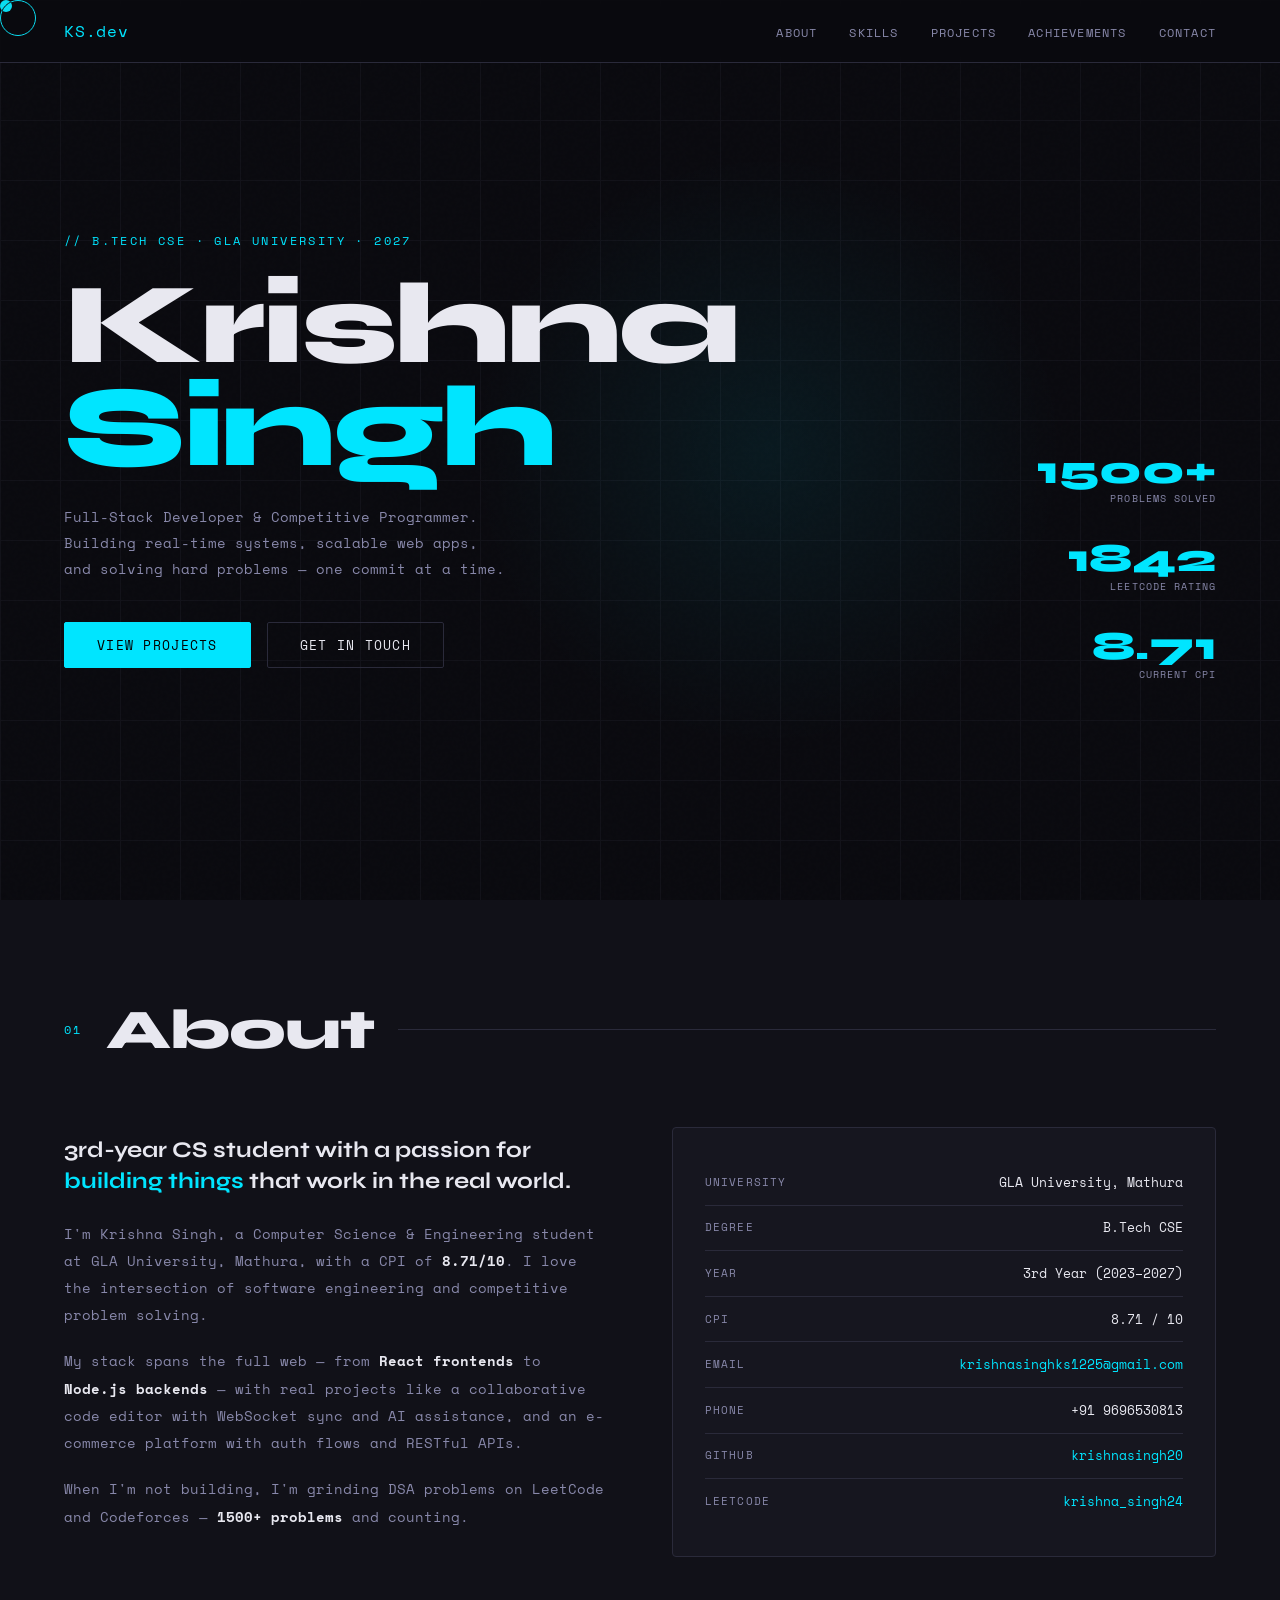
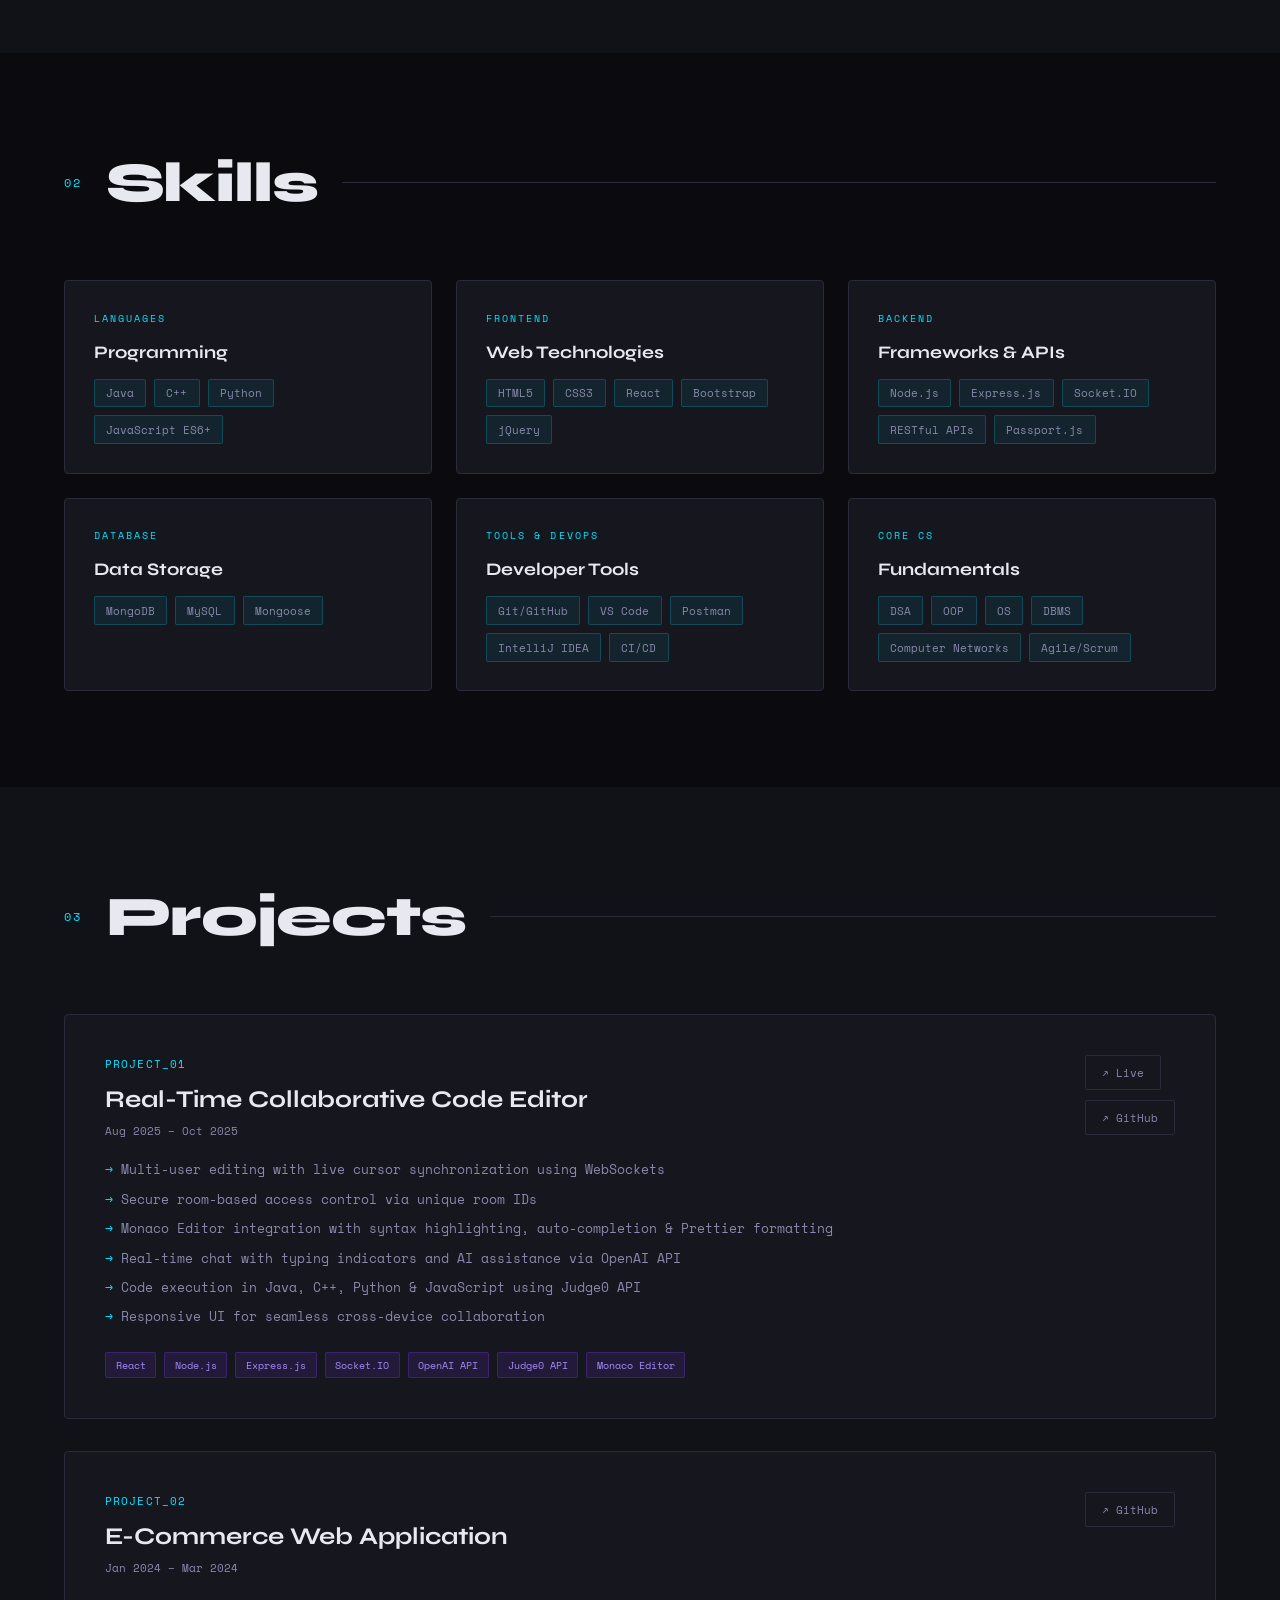
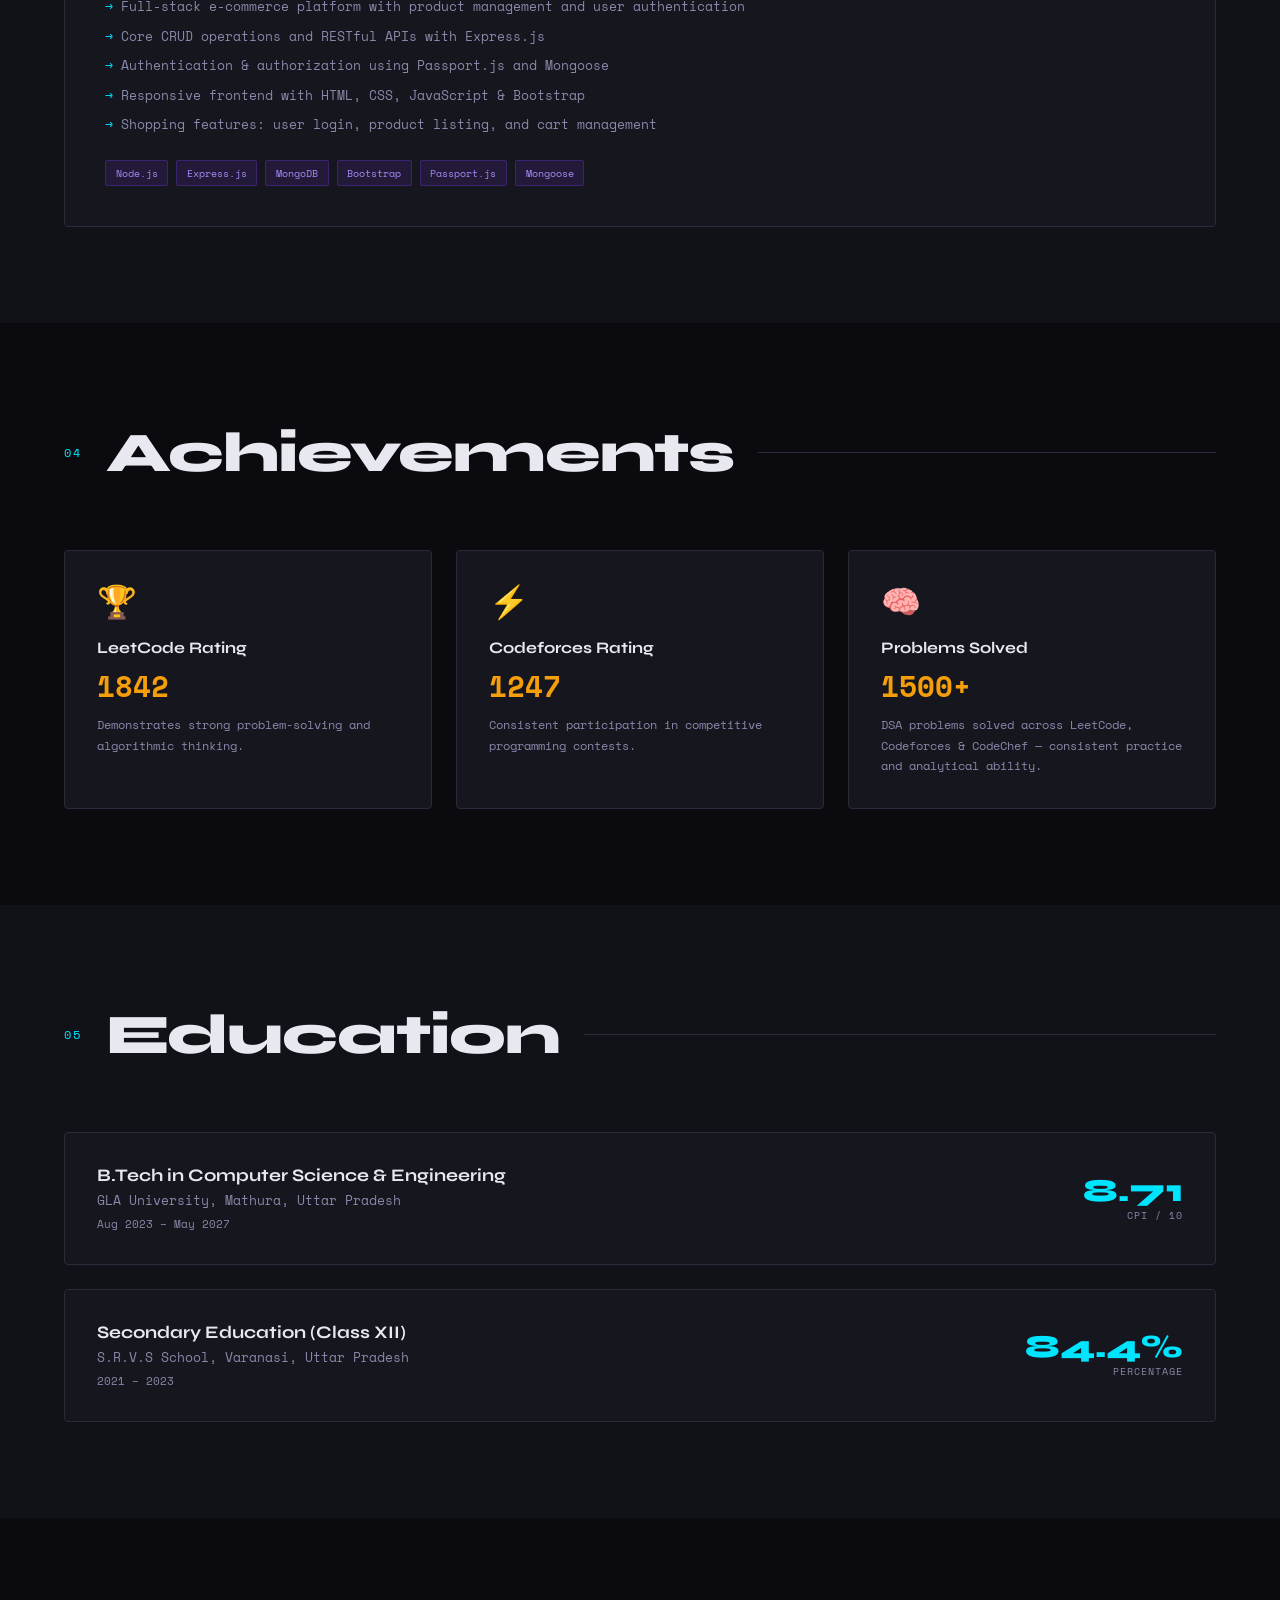
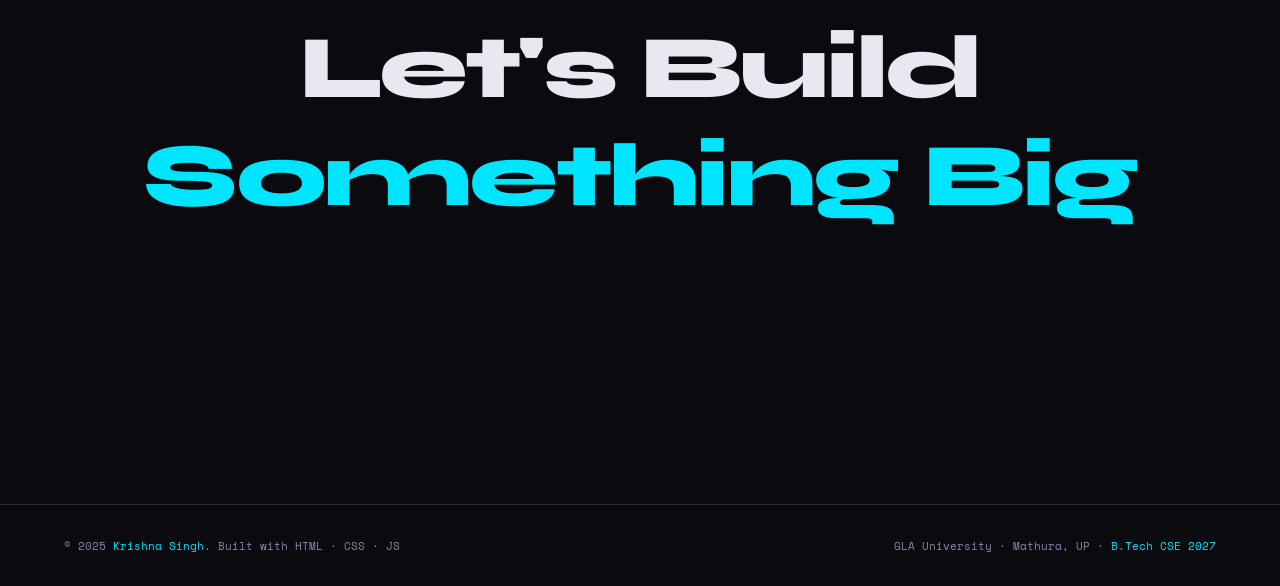
<file: index.html>
<!DOCTYPE html>
<html lang="en">
<head>
<meta charset="UTF-8"/>
<meta name="viewport" content="width=device-width, initial-scale=1.0"/>
<title>Krishna Singh – CS Engineer</title>
<link href="https://fonts.googleapis.com/css2?family=Space+Mono:wght@400;700&family=Syne:wght@400;600;700;800&display=swap" rel="stylesheet"/>
<style>
  :root {
    --bg: #0a0a0f;
    --surface: #111118;
    --card: #16161f;
    --accent: #00e5ff;
    --accent2: #7c3aed;
    --accent3: #f59e0b;
    --text: #e8e8f0;
    --muted: #8888aa;
    --border: #2a2a3a;
    --mono: 'Space Mono', monospace;
    --sans: 'Syne', sans-serif;
  }

  *, *::before, *::after { box-sizing: border-box; margin: 0; padding: 0; }

  html { scroll-behavior: smooth; }

  body {
    background: var(--bg);
    color: var(--text);
    font-family: var(--sans);
    overflow-x: hidden;
    cursor: none;
  }

  /* Custom cursor */
  .cursor {
    position: fixed;
    width: 12px; height: 12px;
    background: var(--accent);
    border-radius: 50%;
    pointer-events: none;
    z-index: 9999;
    transition: transform 0.15s ease;
    mix-blend-mode: difference;
  }
  .cursor-trail {
    position: fixed;
    width: 36px; height: 36px;
    border: 1px solid var(--accent);
    border-radius: 50%;
    pointer-events: none;
    z-index: 9998;
    transition: left 0.12s ease, top 0.12s ease;
    mix-blend-mode: difference;
  }

  /* Noise overlay */
  body::before {
    content: '';
    position: fixed;
    inset: 0;
    background-image: url("data:image/svg+xml,%3Csvg viewBox='0 0 256 256' xmlns='http://www.w3.org/2000/svg'%3E%3Cfilter id='noise'%3E%3CfeTurbulence type='fractalNoise' baseFrequency='0.9' numOctaves='4' stitchTiles='stitch'/%3E%3C/filter%3E%3Crect width='100%25' height='100%25' filter='url(%23noise)' opacity='0.03'/%3E%3C/svg%3E");
    pointer-events: none;
    z-index: 1;
    opacity: 0.4;
  }

  /* Nav */
  nav {
    position: fixed;
    top: 0; left: 0; right: 0;
    z-index: 100;
    display: flex;
    justify-content: space-between;
    align-items: center;
    padding: 1.2rem 5%;
    background: rgba(10,10,15,0.85);
    backdrop-filter: blur(12px);
    border-bottom: 1px solid var(--border);
  }
  .nav-logo {
    font-family: var(--mono);
    font-size: 1rem;
    color: var(--accent);
    letter-spacing: 0.05em;
  }
  .nav-links { display: flex; gap: 2rem; list-style: none; }
  .nav-links a {
    font-family: var(--mono);
    font-size: 0.75rem;
    color: var(--muted);
    text-decoration: none;
    letter-spacing: 0.1em;
    text-transform: uppercase;
    transition: color 0.2s;
  }
  .nav-links a:hover { color: var(--accent); }

  /* Hero */
  #hero {
    min-height: 100vh;
    display: flex;
    align-items: center;
    padding: 0 5%;
    position: relative;
    overflow: hidden;
  }
  .hero-grid {
    position: absolute;
    inset: 0;
    background-image:
      linear-gradient(var(--border) 1px, transparent 1px),
      linear-gradient(90deg, var(--border) 1px, transparent 1px);
    background-size: 60px 60px;
    opacity: 0.25;
  }
  .hero-glow {
    position: absolute;
    width: 600px; height: 600px;
    border-radius: 50%;
    background: radial-gradient(circle, rgba(0,229,255,0.07) 0%, transparent 70%);
    top: 50%; left: 60%;
    transform: translate(-50%,-50%);
    pointer-events: none;
  }
  .hero-content { position: relative; z-index: 2; max-width: 800px; }
  .hero-tag {
    font-family: var(--mono);
    font-size: 0.75rem;
    color: var(--accent);
    letter-spacing: 0.2em;
    text-transform: uppercase;
    margin-bottom: 1.5rem;
    opacity: 0;
    animation: fadeUp 0.7s 0.2s forwards;
  }
  .hero-name {
    font-size: clamp(3.5rem, 9vw, 8rem);
    font-weight: 800;
    line-height: 0.9;
    letter-spacing: -0.03em;
    margin-bottom: 1.5rem;
    opacity: 0;
    animation: fadeUp 0.7s 0.4s forwards;
  }
  .hero-name span { color: var(--accent); }
  .hero-desc {
    font-family: var(--mono);
    font-size: 0.9rem;
    color: var(--muted);
    line-height: 1.8;
    max-width: 500px;
    margin-bottom: 2.5rem;
    opacity: 0;
    animation: fadeUp 0.7s 0.6s forwards;
  }
  .hero-btns {
    display: flex;
    gap: 1rem;
    flex-wrap: wrap;
    opacity: 0;
    animation: fadeUp 0.7s 0.8s forwards;
  }
  .btn {
    padding: 0.8rem 2rem;
    font-family: var(--mono);
    font-size: 0.8rem;
    letter-spacing: 0.1em;
    text-transform: uppercase;
    text-decoration: none;
    border-radius: 2px;
    transition: all 0.25s;
    cursor: none;
  }
  .btn-primary {
    background: var(--accent);
    color: #000;
    border: 1px solid var(--accent);
  }
  .btn-primary:hover { background: transparent; color: var(--accent); }
  .btn-outline {
    background: transparent;
    color: var(--text);
    border: 1px solid var(--border);
  }
  .btn-outline:hover { border-color: var(--accent); color: var(--accent); }

  .hero-stats {
    position: absolute;
    right: 5%;
    top: 50%;
    transform: translateY(-50%);
    display: flex;
    flex-direction: column;
    gap: 2rem;
    z-index: 2;
    opacity: 0;
    animation: fadeUp 0.7s 1s forwards;
  }
  .stat { text-align: right; }
  .stat-num {
    font-size: 2.5rem;
    font-weight: 800;
    color: var(--accent);
    line-height: 1;
  }
  .stat-label {
    font-family: var(--mono);
    font-size: 0.65rem;
    color: var(--muted);
    letter-spacing: 0.1em;
    text-transform: uppercase;
  }

  /* Sections */
  section { padding: 6rem 5%; position: relative; }
  .section-header {
    display: flex;
    align-items: center;
    gap: 1.5rem;
    margin-bottom: 4rem;
  }
  .section-num {
    font-family: var(--mono);
    font-size: 0.75rem;
    color: var(--accent);
    letter-spacing: 0.15em;
  }
  .section-title {
    font-size: clamp(2rem, 5vw, 3.5rem);
    font-weight: 800;
    letter-spacing: -0.02em;
  }
  .section-line {
    flex: 1;
    height: 1px;
    background: var(--border);
  }

  /* About */
  #about { background: var(--surface); }
  .about-grid {
    display: grid;
    grid-template-columns: 1fr 1fr;
    gap: 4rem;
    align-items: center;
  }
  .about-text p {
    font-family: var(--mono);
    font-size: 0.85rem;
    color: var(--muted);
    line-height: 2;
    margin-bottom: 1.2rem;
  }
  .about-text p strong { color: var(--text); }
  .about-highlight {
    font-size: 1.4rem;
    font-weight: 700;
    line-height: 1.4;
    color: var(--text);
    margin-bottom: 1.5rem;
  }
  .about-highlight span { color: var(--accent); }
  .info-card {
    background: var(--card);
    border: 1px solid var(--border);
    border-radius: 4px;
    padding: 2rem;
  }
  .info-row {
    display: flex;
    justify-content: space-between;
    align-items: flex-start;
    padding: 0.8rem 0;
    border-bottom: 1px solid var(--border);
    gap: 1rem;
  }
  .info-row:last-child { border-bottom: none; }
  .info-key {
    font-family: var(--mono);
    font-size: 0.7rem;
    color: var(--muted);
    letter-spacing: 0.1em;
    text-transform: uppercase;
    white-space: nowrap;
  }
  .info-val {
    font-family: var(--mono);
    font-size: 0.8rem;
    color: var(--text);
    text-align: right;
  }
  .info-val a { color: var(--accent); text-decoration: none; }

  /* Skills */
  #skills { background: var(--bg); }
  .skills-grid {
    display: grid;
    grid-template-columns: repeat(auto-fit, minmax(280px, 1fr));
    gap: 1.5rem;
  }
  .skill-card {
    background: var(--card);
    border: 1px solid var(--border);
    border-radius: 4px;
    padding: 1.8rem;
    transition: border-color 0.25s, transform 0.25s;
    position: relative;
    overflow: hidden;
  }
  .skill-card::before {
    content: '';
    position: absolute;
    top: 0; left: 0; right: 0;
    height: 2px;
    background: var(--accent);
    transform: scaleX(0);
    transform-origin: left;
    transition: transform 0.3s ease;
  }
  .skill-card:hover::before { transform: scaleX(1); }
  .skill-card:hover { border-color: var(--accent); transform: translateY(-4px); }
  .skill-cat {
    font-family: var(--mono);
    font-size: 0.65rem;
    color: var(--accent);
    letter-spacing: 0.2em;
    text-transform: uppercase;
    margin-bottom: 1rem;
  }
  .skill-title {
    font-size: 1.1rem;
    font-weight: 700;
    margin-bottom: 1rem;
  }
  .skill-tags { display: flex; flex-wrap: wrap; gap: 0.5rem; }
  .tag {
    font-family: var(--mono);
    font-size: 0.7rem;
    padding: 0.3rem 0.7rem;
    background: rgba(0,229,255,0.07);
    border: 1px solid rgba(0,229,255,0.2);
    border-radius: 2px;
    color: var(--muted);
    transition: all 0.2s;
  }
  .tag:hover { background: rgba(0,229,255,0.15); color: var(--accent); }

  /* Projects */
  #projects { background: var(--surface); }
  .projects-list { display: flex; flex-direction: column; gap: 2rem; }
  .project-card {
    background: var(--card);
    border: 1px solid var(--border);
    border-radius: 4px;
    padding: 2.5rem;
    display: grid;
    grid-template-columns: 1fr auto;
    gap: 2rem;
    align-start: start;
    transition: border-color 0.25s;
    position: relative;
    overflow: hidden;
  }
  .project-card::after {
    content: '';
    position: absolute;
    left: 0; top: 0; bottom: 0;
    width: 3px;
    background: var(--accent);
    transform: scaleY(0);
    transition: transform 0.3s ease;
  }
  .project-card:hover::after { transform: scaleY(1); }
  .project-card:hover { border-color: rgba(0,229,255,0.4); }
  .project-num {
    font-family: var(--mono);
    font-size: 0.7rem;
    color: var(--accent);
    letter-spacing: 0.1em;
    margin-bottom: 0.8rem;
  }
  .project-title {
    font-size: 1.5rem;
    font-weight: 700;
    margin-bottom: 0.5rem;
  }
  .project-period {
    font-family: var(--mono);
    font-size: 0.7rem;
    color: var(--muted);
    margin-bottom: 1.2rem;
  }
  .project-desc {
    font-family: var(--mono);
    font-size: 0.8rem;
    color: var(--muted);
    line-height: 1.8;
    margin-bottom: 1.5rem;
  }
  .project-desc li { margin-bottom: 0.4rem; list-style: none; padding-left: 1rem; position: relative; }
  .project-desc li::before { content: '→'; position: absolute; left: 0; color: var(--accent); }
  .project-stack { display: flex; flex-wrap: wrap; gap: 0.5rem; }
  .stack-tag {
    font-family: var(--mono);
    font-size: 0.65rem;
    padding: 0.25rem 0.6rem;
    background: rgba(124,58,237,0.12);
    border: 1px solid rgba(124,58,237,0.3);
    border-radius: 2px;
    color: #a78bfa;
  }
  .project-link {
    align-self: flex-start;
    font-family: var(--mono);
    font-size: 0.7rem;
    color: var(--muted);
    text-decoration: none;
    border: 1px solid var(--border);
    padding: 0.5rem 1rem;
    border-radius: 2px;
    white-space: nowrap;
    transition: all 0.2s;
  }
  .project-link:hover { border-color: var(--accent); color: var(--accent); }

  /* Achievements */
  #achievements { background: var(--bg); }
  .achieve-grid {
    display: grid;
    grid-template-columns: repeat(auto-fit, minmax(300px, 1fr));
    gap: 1.5rem;
  }
  .achieve-card {
    background: var(--card);
    border: 1px solid var(--border);
    border-radius: 4px;
    padding: 2rem;
    transition: border-color 0.25s, transform 0.25s;
  }
  .achieve-card:hover { border-color: var(--accent3); transform: translateY(-4px); }
  .achieve-icon {
    font-size: 2rem;
    margin-bottom: 1rem;
  }
  .achieve-title {
    font-size: 1rem;
    font-weight: 700;
    margin-bottom: 0.5rem;
  }
  .achieve-val {
    font-family: var(--mono);
    font-size: 1.8rem;
    font-weight: 700;
    color: var(--accent3);
    margin-bottom: 0.5rem;
  }
  .achieve-desc {
    font-family: var(--mono);
    font-size: 0.75rem;
    color: var(--muted);
    line-height: 1.7;
  }

  /* Education */
  #education { background: var(--surface); }
  .edu-list { display: flex; flex-direction: column; gap: 1.5rem; }
  .edu-card {
    background: var(--card);
    border: 1px solid var(--border);
    border-radius: 4px;
    padding: 2rem;
    display: flex;
    justify-content: space-between;
    align-items: center;
    gap: 2rem;
    flex-wrap: wrap;
    transition: border-color 0.25s;
  }
  .edu-card:hover { border-color: var(--accent2); }
  .edu-degree {
    font-size: 1.1rem;
    font-weight: 700;
    margin-bottom: 0.3rem;
  }
  .edu-school {
    font-family: var(--mono);
    font-size: 0.8rem;
    color: var(--muted);
    margin-bottom: 0.3rem;
  }
  .edu-period {
    font-family: var(--mono);
    font-size: 0.7rem;
    color: var(--muted);
  }
  .edu-score {
    text-align: right;
  }
  .edu-score-val {
    font-size: 2rem;
    font-weight: 800;
    color: var(--accent);
    line-height: 1;
  }
  .edu-score-label {
    font-family: var(--mono);
    font-size: 0.65rem;
    color: var(--muted);
    letter-spacing: 0.1em;
    text-transform: uppercase;
  }

  /* Contact */
  #contact {
    background: var(--bg);
    text-align: center;
  }
  .contact-title {
    font-size: clamp(2.5rem, 7vw, 6rem);
    font-weight: 800;
    letter-spacing: -0.03em;
    margin-bottom: 1rem;
  }
  .contact-title span { color: var(--accent); }
  .contact-sub {
    font-family: var(--mono);
    font-size: 0.85rem;
    color: var(--muted);
    margin-bottom: 3rem;
  }
  .contact-links {
    display: flex;
    justify-content: center;
    gap: 1.5rem;
    flex-wrap: wrap;
    margin-bottom: 3rem;
  }
  .contact-link {
    display: flex;
    align-items: center;
    gap: 0.6rem;
    font-family: var(--mono);
    font-size: 0.8rem;
    color: var(--muted);
    text-decoration: none;
    border: 1px solid var(--border);
    padding: 0.8rem 1.5rem;
    border-radius: 2px;
    transition: all 0.25s;
  }
  .contact-link:hover { border-color: var(--accent); color: var(--accent); }
  .contact-link svg { width: 16px; height: 16px; }

  /* Footer */
  footer {
    border-top: 1px solid var(--border);
    padding: 2rem 5%;
    display: flex;
    justify-content: space-between;
    align-items: center;
    flex-wrap: wrap;
    gap: 1rem;
  }
  footer p {
    font-family: var(--mono);
    font-size: 0.7rem;
    color: var(--muted);
  }
  footer span { color: var(--accent); }

  /* Animations */
  @keyframes fadeUp {
    from { opacity: 0; transform: translateY(30px); }
    to { opacity: 1; transform: translateY(0); }
  }
  .reveal {
    opacity: 0;
    transform: translateY(30px);
    transition: opacity 0.6s ease, transform 0.6s ease;
  }
  .reveal.visible { opacity: 1; transform: translateY(0); }

  /* Scrollbar */
  ::-webkit-scrollbar { width: 4px; }
  ::-webkit-scrollbar-track { background: var(--bg); }
  ::-webkit-scrollbar-thumb { background: var(--accent); border-radius: 2px; }

  /* Mobile */
  @media (max-width: 768px) {
    nav { padding: 1rem 5%; }
    .nav-links { gap: 1rem; }
    .hero-stats { display: none; }
    .about-grid { grid-template-columns: 1fr; gap: 2rem; }
    .project-card { grid-template-columns: 1fr; }
    .project-link { width: fit-content; }
    body { cursor: auto; }
    .cursor, .cursor-trail { display: none; }
  }
</style>
</head>
<body>

<div class="cursor" id="cursor"></div>
<div class="cursor-trail" id="trail"></div>

<!-- NAV -->
<nav>
  <div class="nav-logo">KS.dev</div>
  <ul class="nav-links">
    <li><a href="#about">About</a></li>
    <li><a href="#skills">Skills</a></li>
    <li><a href="#projects">Projects</a></li>
    <li><a href="#achievements">Achievements</a></li>
    <li><a href="#contact">Contact</a></li>
  </ul>
</nav>

<!-- HERO -->
<section id="hero">
  <div class="hero-grid"></div>
  <div class="hero-glow"></div>
  <div class="hero-content">
    <div class="hero-tag">// B.Tech CSE · GLA University · 2027</div>
    <h1 class="hero-name">Krishna<br><span>Singh</span></h1>
    <p class="hero-desc">
      Full-Stack Developer &amp; Competitive Programmer.<br>
      Building real-time systems, scalable web apps,<br>
      and solving hard problems — one commit at a time.
    </p>
    <div class="hero-btns">
      <a href="#projects" class="btn btn-primary">View Projects</a>
      <a href="#contact" class="btn btn-outline">Get In Touch</a>
    </div>
  </div>
  <div class="hero-stats">
    <div class="stat">
      <div class="stat-num">1500+</div>
      <div class="stat-label">Problems Solved</div>
    </div>
    <div class="stat">
      <div class="stat-num">1842</div>
      <div class="stat-label">LeetCode Rating</div>
    </div>
    <div class="stat">
      <div class="stat-num">8.71</div>
      <div class="stat-label">Current CPI</div>
    </div>
  </div>
</section>

<!-- ABOUT -->
<section id="about">
  <div class="section-header reveal">
    <span class="section-num">01</span>
    <h2 class="section-title">About</h2>
    <div class="section-line"></div>
  </div>
  <div class="about-grid">
    <div class="about-text reveal">
      <div class="about-highlight">
        3rd-year CS student with a passion for <span>building things</span> that work in the real world.
      </div>
      <p>I'm Krishna Singh, a Computer Science &amp; Engineering student at GLA University, Mathura, with a CPI of <strong>8.71/10</strong>. I love the intersection of software engineering and competitive problem solving.</p>
      <p>My stack spans the full web — from <strong>React frontends</strong> to <strong>Node.js backends</strong> — with real projects like a collaborative code editor with WebSocket sync and AI assistance, and an e-commerce platform with auth flows and RESTful APIs.</p>
      <p>When I'm not building, I'm grinding DSA problems on LeetCode and Codeforces — <strong>1500+ problems</strong> and counting.</p>
    </div>
    <div class="info-card reveal">
      <div class="info-row">
        <span class="info-key">University</span>
        <span class="info-val">GLA University, Mathura</span>
      </div>
      <div class="info-row">
        <span class="info-key">Degree</span>
        <span class="info-val">B.Tech CSE</span>
      </div>
      <div class="info-row">
        <span class="info-key">Year</span>
        <span class="info-val">3rd Year (2023–2027)</span>
      </div>
      <div class="info-row">
        <span class="info-key">CPI</span>
        <span class="info-val">8.71 / 10</span>
      </div>
      <div class="info-row">
        <span class="info-key">Email</span>
        <span class="info-val"><a href="mailto:krishnasinghks1225@gmail.com">krishnasinghks1225@gmail.com</a></span>
      </div>
      <div class="info-row">
        <span class="info-key">Phone</span>
        <span class="info-val">+91 9696530813</span>
      </div>
      <div class="info-row">
        <span class="info-key">GitHub</span>
        <span class="info-val"><a href="https://github.com/krishnasingh20" target="_blank">krishnasingh20</a></span>
      </div>
      <div class="info-row">
        <span class="info-key">LeetCode</span>
        <span class="info-val"><a href="http://leetcode.com/u/krishna_singh24" target="_blank">krishna_singh24</a></span>
      </div>
    </div>
  </div>
</section>

<!-- SKILLS -->
<section id="skills">
  <div class="section-header reveal">
    <span class="section-num">02</span>
    <h2 class="section-title">Skills</h2>
    <div class="section-line"></div>
  </div>
  <div class="skills-grid">
    <div class="skill-card reveal">
      <div class="skill-cat">Languages</div>
      <div class="skill-title">Programming</div>
      <div class="skill-tags">
        <span class="tag">Java</span>
        <span class="tag">C++</span>
        <span class="tag">Python</span>
        <span class="tag">JavaScript ES6+</span>
      </div>
    </div>
    <div class="skill-card reveal">
      <div class="skill-cat">Frontend</div>
      <div class="skill-title">Web Technologies</div>
      <div class="skill-tags">
        <span class="tag">HTML5</span>
        <span class="tag">CSS3</span>
        <span class="tag">React</span>
        <span class="tag">Bootstrap</span>
        <span class="tag">jQuery</span>
      </div>
    </div>
    <div class="skill-card reveal">
      <div class="skill-cat">Backend</div>
      <div class="skill-title">Frameworks & APIs</div>
      <div class="skill-tags">
        <span class="tag">Node.js</span>
        <span class="tag">Express.js</span>
        <span class="tag">Socket.IO</span>
        <span class="tag">RESTful APIs</span>
        <span class="tag">Passport.js</span>
      </div>
    </div>
    <div class="skill-card reveal">
      <div class="skill-cat">Database</div>
      <div class="skill-title">Data Storage</div>
      <div class="skill-tags">
        <span class="tag">MongoDB</span>
        <span class="tag">MySQL</span>
        <span class="tag">Mongoose</span>
      </div>
    </div>
    <div class="skill-card reveal">
      <div class="skill-cat">Tools & DevOps</div>
      <div class="skill-title">Developer Tools</div>
      <div class="skill-tags">
        <span class="tag">Git/GitHub</span>
        <span class="tag">VS Code</span>
        <span class="tag">Postman</span>
        <span class="tag">IntelliJ IDEA</span>
        <span class="tag">CI/CD</span>
      </div>
    </div>
    <div class="skill-card reveal">
      <div class="skill-cat">Core CS</div>
      <div class="skill-title">Fundamentals</div>
      <div class="skill-tags">
        <span class="tag">DSA</span>
        <span class="tag">OOP</span>
        <span class="tag">OS</span>
        <span class="tag">DBMS</span>
        <span class="tag">Computer Networks</span>
        <span class="tag">Agile/Scrum</span>
      </div>
    </div>
  </div>
</section>

<!-- PROJECTS -->
<section id="projects">
  <div class="section-header reveal">
    <span class="section-num">03</span>
    <h2 class="section-title">Projects</h2>
    <div class="section-line"></div>
  </div>
  <div class="projects-list">

    <div class="project-card reveal">
      <div>
        <div class="project-num">PROJECT_01</div>
        <div class="project-title">Real-Time Collaborative Code Editor</div>
        <div class="project-period">Aug 2025 – Oct 2025</div>
        <ul class="project-desc">
          <li>Multi-user editing with live cursor synchronization using WebSockets</li>
          <li>Secure room-based access control via unique room IDs</li>
          <li>Monaco Editor integration with syntax highlighting, auto-completion & Prettier formatting</li>
          <li>Real-time chat with typing indicators and AI assistance via OpenAI API</li>
          <li>Code execution in Java, C++, Python &amp; JavaScript using Judge0 API</li>
          <li>Responsive UI for seamless cross-device collaboration</li>
        </ul>
        <div class="project-stack">
          <span class="stack-tag">React</span>
          <span class="stack-tag">Node.js</span>
          <span class="stack-tag">Express.js</span>
          <span class="stack-tag">Socket.IO</span>
          <span class="stack-tag">OpenAI API</span>
          <span class="stack-tag">Judge0 API</span>
          <span class="stack-tag">Monaco Editor</span>
        </div>
      </div>
      <div style="display:flex; gap:10px; flex-direction:column;">
    <a href="https://realtime-code-editor-pi-navy.vercel.app/" target="_blank" class="project-link">↗ Live</a>
    <a href="https://github.com/krishnasingh20/Realtime-code-editor" target="_blank" class="project-link">↗ GitHub</a>
  </div>
    </div>

    <div class="project-card reveal">
      <div>
        <div class="project-num">PROJECT_02</div>
        <div class="project-title">E-Commerce Web Application</div>
        <div class="project-period">Jan 2024 – Mar 2024</div>
        <ul class="project-desc">
          <li>Full-stack e-commerce platform with product management and user authentication</li>
          <li>Core CRUD operations and RESTful APIs with Express.js</li>
          <li>Authentication &amp; authorization using Passport.js and Mongoose</li>
          <li>Responsive frontend with HTML, CSS, JavaScript &amp; Bootstrap</li>
          <li>Shopping features: user login, product listing, and cart management</li>
        </ul>
        <div class="project-stack">
          <span class="stack-tag">Node.js</span>
          <span class="stack-tag">Express.js</span>
          <span class="stack-tag">MongoDB</span>
          <span class="stack-tag">Bootstrap</span>
          <span class="stack-tag">Passport.js</span>
          <span class="stack-tag">Mongoose</span>
        </div>
      </div>
      <a href="https://github.com/krishnasingh20/E-Commerce" target="_blank" class="project-link">↗ GitHub</a>
    </div>

  </div>
</section>

<!-- ACHIEVEMENTS -->
<section id="achievements">
  <div class="section-header reveal">
    <span class="section-num">04</span>
    <h2 class="section-title">Achievements</h2>
    <div class="section-line"></div>
  </div>
  <div class="achieve-grid">
    <div class="achieve-card reveal">
      <div class="achieve-icon">🏆</div>
      <div class="achieve-title">LeetCode Rating</div>
      <div class="achieve-val">1842</div>
      <div class="achieve-desc">Demonstrates strong problem-solving and algorithmic thinking.</div>
    </div>
    <div class="achieve-card reveal">
      <div class="achieve-icon">⚡</div>
      <div class="achieve-title">Codeforces Rating</div>
      <div class="achieve-val">1247</div>
  <div class="achieve-desc">Consistent participation in competitive programming contests.</div>
    </div>
    <div class="achieve-card reveal">
      <div class="achieve-icon">🧠</div>
      <div class="achieve-title">Problems Solved</div>
      <div class="achieve-val">1500+</div>
      <div class="achieve-desc">DSA problems solved across LeetCode, Codeforces &amp; CodeChef — consistent practice and analytical ability.</div>
    </div>
  </div>
</section>

<!-- EDUCATION -->
<section id="education">
  <div class="section-header reveal">
    <span class="section-num">05</span>
    <h2 class="section-title">Education</h2>
    <div class="section-line"></div>
  </div>
  <div class="edu-list">
    <div class="edu-card reveal">
      <div>
        <div class="edu-degree">B.Tech in Computer Science & Engineering</div>
        <div class="edu-school">GLA University, Mathura, Uttar Pradesh</div>
        <div class="edu-period">Aug 2023 – May 2027</div>
      </div>
      <div class="edu-score">
        <div class="edu-score-val">8.71</div>
        <div class="edu-score-label">CPI / 10</div>
      </div>
    </div>
    <div class="edu-card reveal">
      <div>
        <div class="edu-degree">Secondary Education (Class XII)</div>
        <div class="edu-school">S.R.V.S School, Varanasi, Uttar Pradesh</div>
        <div class="edu-period">2021 – 2023</div>
      </div>
      <div class="edu-score">
        <div class="edu-score-val">84.4%</div>
        <div class="edu-score-label">Percentage</div>
      </div>
    </div>
  </div>
</section>

<!-- CONTACT -->
<section id="contact">
<div class="contact-title reveal">Let's Build <span>Something Big</span></div>
<p class="contact-sub reveal">Open to SDE Internships · Backend Roles · High-impact projects</p>
  <div class="contact-links reveal">
    <a href="mailto:krishnasinghks1225@gmail.com" class="contact-link">
      <svg viewBox="0 0 24 24" fill="none" stroke="currentColor" stroke-width="1.5"><path d="M3 8l7.89 5.26a2 2 0 002.22 0L21 8M5 19h14a2 2 0 002-2V7a2 2 0 00-2-2H5a2 2 0 00-2 2v10a2 2 0 002 2z"/></svg>
      krishnasinghks1225@gmail.com
    </a>
    <a href="https://github.com/krishnasingh20" target="_blank" class="contact-link">
      <svg viewBox="0 0 24 24" fill="currentColor"><path d="M12 0C5.37 0 0 5.37 0 12c0 5.31 3.435 9.795 8.205 11.385.6.105.825-.255.825-.57 0-.285-.015-1.23-.015-2.235-3.015.555-3.795-.735-4.035-1.41-.135-.345-.72-1.41-1.23-1.695-.42-.225-1.02-.78-.015-.795.945-.015 1.62.87 1.845 1.23 1.08 1.815 2.805 1.305 3.495.99.105-.78.42-1.305.765-1.605-2.67-.3-5.46-1.335-5.46-5.925 0-1.305.465-2.385 1.23-3.225-.12-.3-.54-1.53.12-3.18 0 0 1.005-.315 3.3 1.23.96-.27 1.98-.405 3-.405s2.04.135 3 .405c2.295-1.56 3.3-1.23 3.3-1.23.66 1.65.24 2.88.12 3.18.765.84 1.23 1.905 1.23 3.225 0 4.605-2.805 5.625-5.475 5.925.435.375.81 1.095.81 2.22 0 1.605-.015 2.895-.015 3.3 0 .315.225.69.825.57A12.02 12.02 0 0024 12c0-6.63-5.37-12-12-12z"/></svg>
      GitHub
    </a>
    <a href="tel:+919696530813" class="contact-link">
      <svg viewBox="0 0 24 24" fill="none" stroke="currentColor" stroke-width="1.5"><path d="M22 16.92v3a2 2 0 01-2.18 2 19.79 19.79 0 01-8.63-3.07A19.5 19.5 0 013.95 9.8 19.79 19.79 0 01.88 1.17 2 2 0 012.88 0h3a2 2 0 012 1.72c.127.96.361 1.903.7 2.81a2 2 0 01-.45 2.11L7.09 7.91a16 16 0 006 6l1.27-1.27a2 2 0 012.11-.45c.907.339 1.85.573 2.81.7A2 2 0 0122 14.92z"/></svg>
      +91 9696530813
    </a>
  </div>
</section>

<footer>
  <p>© 2025 <span>Krishna Singh</span>. Built with HTML · CSS · JS</p>
  <p>GLA University · Mathura, UP · <span>B.Tech CSE 2027</span></p>
</footer>

<script>
  // Cursor
  const cursor = document.getElementById('cursor');
  const trail = document.getElementById('trail');
  document.addEventListener('mousemove', e => {
    cursor.style.left = e.clientX - 6 + 'px';
    cursor.style.top = e.clientY - 6 + 'px';
    trail.style.left = e.clientX - 18 + 'px';
    trail.style.top = e.clientY - 18 + 'px';
  });

  // Reveal on scroll
  const reveals = document.querySelectorAll('.reveal');
  const observer = new IntersectionObserver((entries) => {
    entries.forEach((entry, i) => {
      if (entry.isIntersecting) {
        setTimeout(() => entry.target.classList.add('visible'), i * 80);
      }
    });
  }, { threshold: 0.1 });
  reveals.forEach(el => observer.observe(el));
</script>
</body>
</html>
</file>
